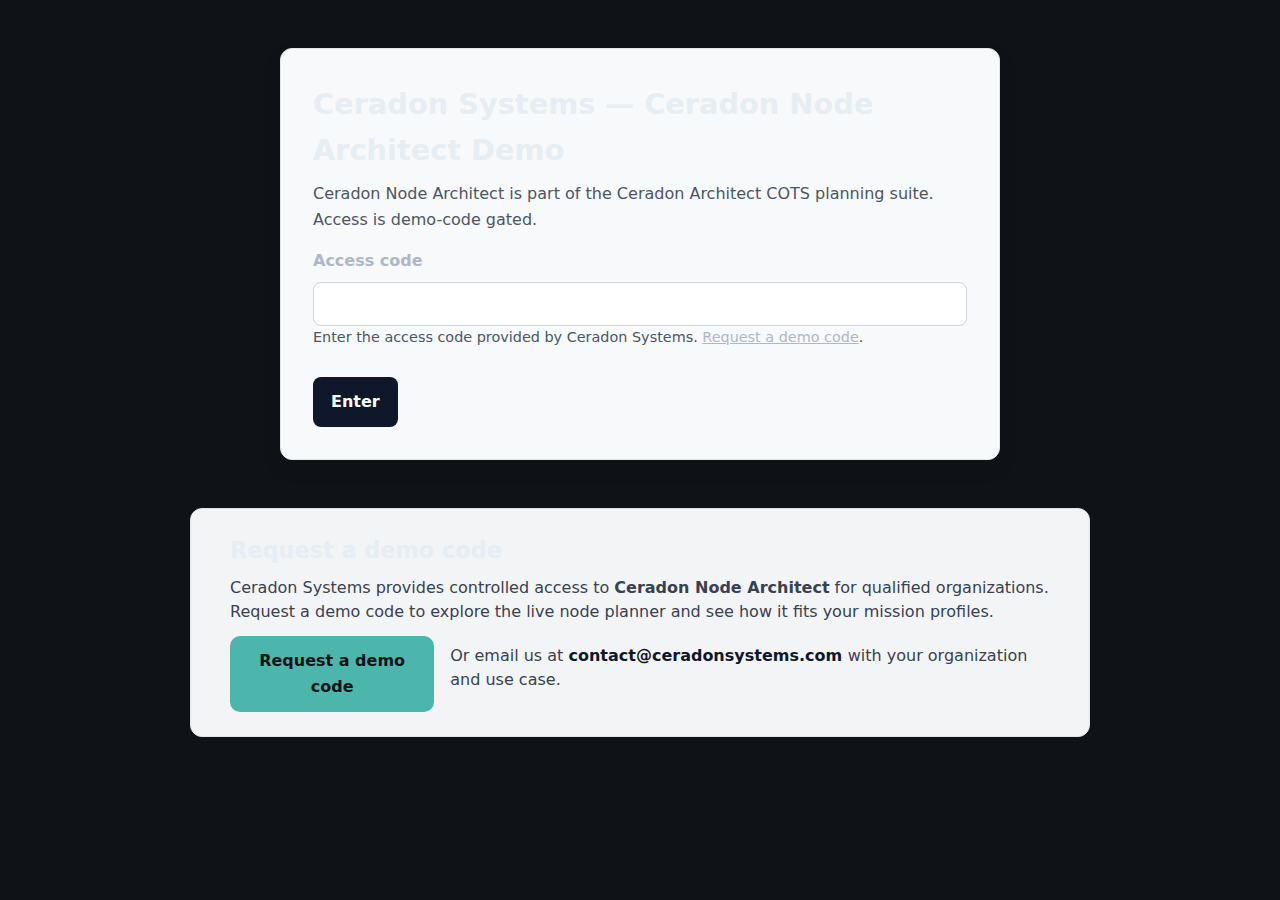
<file: index.html>
<!DOCTYPE html>
<html lang="en">
<head>
  <meta charset="UTF-8">
  <meta http-equiv="refresh" content="0; url=./web/index.html">
  <title>Ceradon Node Architect</title>
</head>
<body>
  <p>Redirecting to the web UI...</p>
  <p>If you are not redirected automatically, <a href="./web/index.html">open the estimator here</a>.</p>
</body>
</html>
</file>
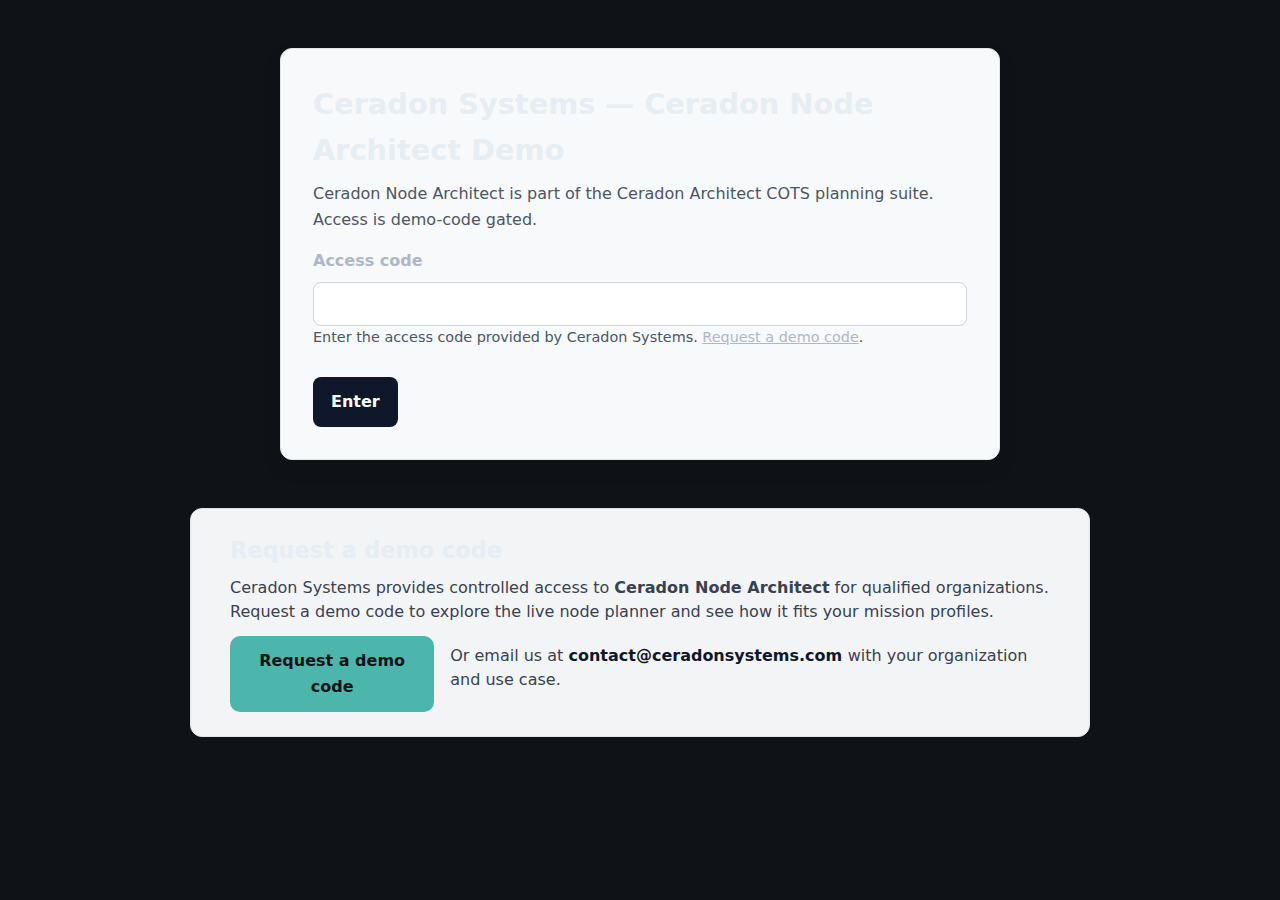
<file: web/index.html>
<!DOCTYPE html>
<html lang="en">
<head>
  <meta charset="UTF-8" />
  <meta name="viewport" content="width=device-width, initial-scale=1.0" />
  <title>Ceradon Node Architect</title>
  <link rel="stylesheet" href="styles.css" />
  <style>
    :root {
      font-family: system-ui, -apple-system, "Segoe UI", sans-serif;
    }

    #access-gate {
      max-width: 720px;
      margin: 48px auto;
      padding: 32px;
      background: #f8f9fb;
      border: 1px solid #e1e5eb;
      border-radius: 12px;
      box-shadow: 0 8px 24px rgba(0, 0, 0, 0.05);
    }

    #access-gate h1 {
      margin: 0 0 8px;
      font-size: 1.8rem;
    }

    #access-gate p {
      margin: 0 0 16px;
      color: #4b5563;
    }

    #access-gate label {
      display: block;
      margin-bottom: 8px;
      font-weight: 600;
    }

    #access-gate input[type="password"] {
      width: 100%;
      padding: 12px;
      border: 1px solid #cbd5e1;
      border-radius: 8px;
      font-size: 1rem;
      box-sizing: border-box;
    }

    #access-gate button {
      margin-top: 12px;
      padding: 12px 18px;
      font-size: 1rem;
      font-weight: 700;
      background: #0f172a;
      color: #fff;
      border: none;
      border-radius: 8px;
      cursor: pointer;
    }

    #access-gate button:hover {
      background: #111827;
    }

    .error-message {
      display: none;
      margin-top: 10px;
      color: #b91c1c;
      font-size: 0.95rem;
    }

    .demo-request {
      max-width: 900px;
      margin: 24px auto 16px;
      padding: 24px;
      background: #f3f4f6;
      border: 1px solid #e1e5eb;
      border-radius: 12px;
    }

    .demo-request-inner {
      max-width: 820px;
      margin: 0 auto;
    }

    .demo-request h2 {
      margin: 0 0 8px;
      font-size: 1.4rem;
    }

    .demo-request p {
      margin: 0 0 12px;
      color: #374151;
      line-height: 1.5;
    }

    .demo-request-actions {
      display: flex;
      flex-direction: column;
      gap: 10px;
      align-items: flex-start;
    }

    .demo-request-btn {
      display: inline-block;
      text-decoration: none;
      text-align: center;
      padding: 12px 18px;
      border-radius: 10px;
      font-weight: 700;
      color: #0c1418;
      background: #4db6ac;
      border: none;
      cursor: pointer;
      transition: transform 0.1s ease, box-shadow 0.2s ease;
    }

    .demo-request-btn:hover {
      transform: translateY(-1px);
      box-shadow: 0 8px 20px rgba(77, 182, 172, 0.25);
    }

    .demo-request-email {
      margin: 0;
      color: #4b5563;
    }

    .demo-request-email a {
      color: #0f172a;
      font-weight: 700;
      text-decoration: none;
    }

    .demo-request-email a:hover {
      text-decoration: underline;
    }

    @media (min-width: 640px) {
      .demo-request-actions {
        flex-direction: row;
        align-items: center;
        gap: 16px;
      }

      .demo-request-email {
        margin: 0;
      }
    }
  </style>
</head>
<body>
  <div id="access-gate" role="region" aria-labelledby="access-gate-title">
    <h1 id="access-gate-title">Ceradon Systems — Ceradon Node Architect Demo</h1>
    <p>Ceradon Node Architect is part of the Ceradon Architect COTS planning suite. Access is demo-code gated.</p>
    <label for="demo-code">Access code</label>
    <input id="demo-code" type="password" name="access-code" autocomplete="off" inputmode="numeric" />
    <p class="muted small">Enter the access code provided by Ceradon Systems. <a href="mailto:info@ceradonsystems.com" class="muted">Request a demo code</a>.</p>
    <button id="demo-enter" type="button">Enter</button>
    <div id="demo-error" class="error-message" aria-live="polite">Invalid code.</div>
  </div>

  <section id="demo-request" class="demo-request">
    <div class="demo-request-inner">
      <h2>Request a demo code</h2>
      <p>
        Ceradon Systems provides controlled access to <strong>Ceradon Node Architect</strong> for qualified organizations.
        Request a demo code to explore the live node planner and see how it fits your mission profiles.
      </p>
      <div class="demo-request-actions">
        <a
          id="demo-request-button"
          class="demo-request-btn"
          href="mailto:contact@ceradonsystems.com?subject=Demo%20code%20request%20%E2%80%93%20Ceradon%20Node%20Architect&body=Hi%20Ceradon%20team,%0D%0A%0D%0AI'd%20like%20to%20request%20a%20demo%20access%20code%20for%20Ceradon%20Node%20Architect.%0D%0A%0D%0AOrganization:%20%0D%0AUse%20case:%20%0D%0ATimeline:%20%0D%0A%0D%0AThank%20you."
        >
          Request a demo code
        </a>

        <p class="demo-request-email">
          Or email us at
          <a href="mailto:contact@ceradonsystems.com?subject=Demo%20code%20request%20%E2%80%93%20Ceradon%20Node%20Architect">
            contact@ceradonsystems.com
          </a>
          with your organization and use case.
        </p>
      </div>
    </div>
  </section>

      <div id="app-root" style="display: none;">
        <header class="page-header">
          <div class="container">
            <h1>Ceradon Node Architect</h1>
            <p class="lead">Assemble low-power RF and sensor nodes, explore presets, and estimate draw, runtime, and range entirely in the browser.</p>
            <div class="page-meta">
              <span class="badge" id="app-version-badge">Node Architect</span>
              <span class="badge" id="schema-version-badge">MissionProject schema</span>
            </div>
          </div>
        </header>

    <main class="container layout">
      <section class="card" id="config-card">
        <h2>Configure node</h2>
        <div id="error-banner" class="error-banner" role="alert" aria-live="polite"></div>

        <div class="fieldset">
          <div class="fieldset-header">
            <div>
              <p class="eyebrow">Presets</p>
              <h3>Common node templates</h3>
            </div>
          </div>
          <div class="form-group">
            <label for="preset-select">Preset</label>
            <select id="preset-select">
              <option value="">Custom (no preset)</option>
            </select>
            <p id="preset-description" class="muted small">Pick a preset to pre-fill radios, antennas, and sensors.</p>
          </div>
        </div>

          <div class="fieldset">
            <div class="fieldset-header">
              <div>
                <p class="eyebrow">Node metadata</p>
                <h3>Naming and role tags</h3>
                <p class="muted small">Label the design for downstream planners and tag roles it can cover.</p>
              </div>
            </div>
            <div class="form-group">
              <label for="mission-name">Mission/project name</label>
              <input id="mission-name" type="text" placeholder="Project WHITEFROST Demo" />
            </div>
            <div class="form-group">
              <label for="node-name">Node name</label>
              <input id="node-name" type="text" placeholder="e.g., Urban relay node" />
            </div>
            <div class="form-group">
              <label>Roles (select one or more)</label>
            <div id="role-checkboxes" class="role-checkboxes"></div>
          </div>
          <div class="form-group">
            <label for="node-notes">Notes</label>
            <textarea id="node-notes" rows="3" placeholder="Mission notes, mounting constraints, cabling details..."></textarea>
          </div>
        </div>

          <div class="fieldset">
            <div class="fieldset-header">
              <div>
                <p class="eyebrow">Compute</p>
              <h3>Host platform</h3>
              </div>
            </div>
            <div class="form-group">
              <label for="compute-select">Compute host</label>
              <select id="compute-select">
                <option value="">Select compute</option>
              </select>
            </div>
          </div>

        <div class="fieldset">
          <div class="fieldset-header">
            <div>
              <p class="eyebrow">RF Chains</p>
              <h3>Radios and antennas</h3>
              <p class="muted small">Add one or more RF chains. Capacity is limited by the selected host.</p>
            </div>
            <button id="add-rf-chain-btn" class="ghost-btn" type="button">+ Add RF Chain</button>
          </div>
          <div id="rf-chains-container" class="rf-chains"></div>
          <p id="rf-chain-count" class="muted small">RF chains: 0 / 0 available</p>
        </div>

        <div class="fieldset">
          <div class="fieldset-header">
            <div>
              <p class="eyebrow">Sensors</p>
              <h3>Payload</h3>
            </div>
          </div>
          <div id="sensors-container" class="sensor-checkboxes"></div>
        </div>

        <div class="fieldset">
          <div class="fieldset-header">
            <div>
              <p class="eyebrow">Power</p>
              <h3>Battery and endurance</h3>
              <p class="muted small">Select the pack used for runtime math. Adjusted runtime reflects environment derates.</p>
            </div>
          </div>
          <div class="form-group">
            <label for="battery-select">Battery</label>
            <select id="battery-select">
              <option value="">Select battery</option>
            </select>
          </div>
        </div>

        <div class="fieldset">
          <div class="fieldset-header">
            <div>
              <p class="eyebrow">Environment</p>
              <h3>Environment and constraints</h3>
            </div>
          </div>
          <div class="form-group">
            <label for="environment-select">Environment</label>
            <select id="environment-select">
              <option value="lab">Lab</option>
              <option value="urban_indoor">Urban indoor</option>
              <option value="urban_outdoor">Urban outdoor</option>
              <option value="rural_open">Rural open</option>
            </select>
          </div>
            <div class="env-grid">
              <div class="form-group">
                <label for="altitude-select">Altitude band</label>
                <select id="altitude-select">
                  <option value="sea_level">Sea level / < 500 m</option>
                <option value="band_1000_2000">1000–2000 m</option>
                <option value="band_2000_3000">2000–3000 m</option>
                <option value="above_3000">> 3000 m</option>
              </select>
            </div>
            <div class="form-group">
                <label for="temperature-select">Temperature band</label>
                <select id="temperature-select">
                  <option value="hot">Hot</option>
                  <option value="temperate">Temperate</option>
                  <option value="cold">Cold</option>
                  <option value="very_cold">Very cold</option>
                </select>
              </div>
            </div>
            <div class="env-grid">
              <div class="form-group">
                <label for="lat-input">Latitude</label>
                <input id="lat-input" type="number" step="0.0001" placeholder="e.g., 39.55" />
              </div>
              <div class="form-group">
                <label for="lon-input">Longitude</label>
                <input id="lon-input" type="number" step="0.0001" placeholder="e.g., -105.78" />
              </div>
              <div class="form-group">
                <label for="elevation-input">Elevation (m)</label>
                <input id="elevation-input" type="number" step="1" placeholder="e.g., 2600" />
              </div>
            </div>
          </div>

          <button id="evaluate-btn" class="primary-btn" type="button">Evaluate node</button>
        </section>

      <div class="stacked-column">
        <section class="card" id="node-preview-panel">
          <div class="fieldset-header">
            <div>
              <p class="eyebrow">Live visualization</p>
              <h3>Node Preview</h3>
              <p class="muted small">Quick snapshot of selected power, compute, RF, and payload parts with basic metrics.</p>
            </div>
          </div>
          <div id="node-preview-grid" class="node-preview-grid" aria-live="polite">
            <div class="node-preview-slot" data-slot="power">
              <h4>Power</h4>
              <div class="node-preview-body">Missing</div>
            </div>
            <div class="node-preview-slot" data-slot="compute">
              <h4>Compute</h4>
              <div class="node-preview-body">Missing</div>
            </div>
            <div class="node-preview-slot" data-slot="radio">
              <h4>Radio</h4>
              <div class="node-preview-body">Missing</div>
            </div>
            <div class="node-preview-slot" data-slot="sensor">
              <h4>Sensor / Payload</h4>
              <div class="node-preview-body">Missing</div>
            </div>
            <div class="node-preview-slot" data-slot="storage">
              <h4>Storage / Other</h4>
              <div class="node-preview-body">Missing</div>
            </div>
          </div>
          <div id="node-preview-metrics" class="node-preview-metrics muted small">Select components to see preview metrics.</div>
        </section>
        <section class="card" id="results-panel">
          <h2>Results</h2>
          <div class="muted small">Load components and evaluate a configuration to see estimates.</div>
        </section>

        <section class="card" id="designs-panel">
          <div class="fieldset-header">
            <div>
              <p class="eyebrow">Library</p>
              <h3>Saved node designs</h3>
            </div>
            <div class="button-stack">
              <button id="whitefrost-demo" class="ghost-btn" type="button">Load WHITEFROST Demo</button>
              <label for="import-mission" class="ghost-btn file-btn" role="button" aria-label="Import MissionProject JSON">
                Import MissionProject
                <input id="import-mission" type="file" accept="application/json" />
              </label>
              <button id="export-designs" class="ghost-btn" type="button">Export MissionProject</button>
            </div>
          </div>

          <div class="fieldset">
            <div class="fieldset-header">
              <div>
                <p class="eyebrow">Constraints</p>
                <h3>Filter by limits</h3>
                <p class="muted small">Optional constraints screen out designs that exceed weight, runtime, or role needs.</p>
              </div>
            </div>
            <div class="constraints-grid">
              <div class="form-group">
                <label for="max-weight">Max node weight (kg)</label>
                <input id="max-weight" type="number" min="0" step="0.1" placeholder="e.g., 2.5" />
              </div>
              <div class="form-group">
                <label for="min-runtime">Min adjusted runtime (hours)</label>
                <input id="min-runtime" type="number" min="0" step="0.5" placeholder="e.g., 6" />
              </div>
            </div>
            <div class="form-group">
              <label>Required roles</label>
              <div id="required-role-checkboxes" class="role-checkboxes"></div>
            </div>
            <p class="muted small">Constraints update automatically and persist locally.</p>
          </div>

          <div id="designs-list" class="designs-list muted small">No saved designs yet.</div>
        </section>

        <section class="card" id="mission-preview-card">
          <div class="fieldset-header">
            <div>
              <p class="eyebrow">MissionProject preview</p>
              <h3>Schema-aligned export (v2.0.0)</h3>
              <p class="muted small">Review the exact MissionProject JSON that will be exported; copy or download without leaving the page.</p>
            </div>
            <div class="button-stack">
              <button id="copy-mission-preview" class="ghost-btn" type="button">Copy JSON</button>
              <button id="download-mission-preview" class="ghost-btn" type="button">Download JSON</button>
            </div>
          </div>

          <pre id="mission-preview" class="json-preview" aria-live="polite">Add node designs to generate a MissionProject bundle preview.</pre>
        </section>

        <section class="card" id="change-log-card">
          <h2>Change Log</h2>
          <div id="change-log-entries" class="change-log"></div>
        </section>
      </div>
    </main>
    <footer class="page-footer">
      <div class="container">
        <p id="footer-version" class="small muted"></p>
      </div>
    </footer>
  </div>

  <script src="app.js"></script>
  <script>
    (function () {
      function toggleVisibility(showApp) {
        const appRoot = document.getElementById("app-root");
        const accessGate = document.getElementById("access-gate");
        const demoRequest = document.getElementById("demo-request");
        if (showApp) {
          appRoot.style.display = "block";
          accessGate.style.display = "none";
          demoRequest.style.display = "none";
        } else {
          appRoot.style.display = "none";
          accessGate.style.display = "block";
          demoRequest.style.display = "block";
        }
      }

      document.addEventListener("DOMContentLoaded", () => {
        const input = document.getElementById("demo-code");
        const button = document.getElementById("demo-enter");
        const error = document.getElementById("demo-error");

        if (localStorage.getItem(STORAGE_KEYS?.access || 'node_architect_access_granted') === "true") {
          toggleVisibility(true);
          return;
        }

        toggleVisibility(false);

        function validate() {
          const value = (input.value || "").trim();
          if (value === (window.DEMO_ACCESS_CODE || DEMO_ACCESS_CODE)) {
            localStorage.setItem(STORAGE_KEYS?.access || 'node_architect_access_granted', "true");
            error.style.display = "none";
            toggleVisibility(true);
          } else {
            error.style.display = "block";
          }
        }

        button.addEventListener("click", validate);
        input.addEventListener("keydown", (event) => {
          if (event.key === "Enter") {
            validate();
          }
        });
      });
    })();
  </script>
</body>
</html>
</file>
<file: web/styles.css>
:root {
  --bg: #0f1217;
  --panel: #171c24;
  --card: #1f2633;
  --accent: #4db6ac;
  --muted: #aeb7c6;
  --text: #e6edf3;
  --danger: #ff6b6b;
  --border: #252d3a;
}

* {
  box-sizing: border-box;
}

body {
  margin: 0;
  font-family: "Inter", "Segoe UI", system-ui, -apple-system, sans-serif;
  background: var(--bg);
  color: var(--text);
  line-height: 1.6;
}

.container {
  width: 100%;
  max-width: 1100px;
  margin: 0 auto;
  padding: 1.25rem;
}

.layout {
  display: flex;
  flex-direction: column;
  gap: 1rem;
}

.page-header {
  background: linear-gradient(120deg, rgba(77, 182, 172, 0.08), rgba(77, 182, 172, 0.02));
  border-bottom: 1px solid var(--border);
}

.page-meta {
  display: flex;
  gap: 0.5rem;
  flex-wrap: wrap;
  align-items: center;
  margin-top: 0.6rem;
}

.badge {
  display: inline-flex;
  align-items: center;
  gap: 0.35rem;
  padding: 0.4rem 0.65rem;
  border-radius: 999px;
  background: rgba(77, 182, 172, 0.1);
  color: var(--text);
  border: 1px solid rgba(77, 182, 172, 0.4);
  font-weight: 700;
  font-size: 0.9rem;
}

.lead {
  color: var(--muted);
  margin-top: 0.25rem;
}

.card {
  background: var(--card);
  border: 1px solid var(--border);
  border-radius: 14px;
  padding: 1.25rem;
  box-shadow: 0 10px 30px rgba(0, 0, 0, 0.25);
}

h1, h2, h3 {
  margin: 0 0 0.5rem 0;
  font-weight: 700;
}

p {
  margin-top: 0;
}

.eyebrow {
  font-size: 0.8rem;
  text-transform: uppercase;
  letter-spacing: 0.08em;
  color: var(--muted);
  margin: 0 0 0.15rem 0;
}

.small {
  font-size: 0.9rem;
}

.muted {
  color: var(--muted);
}

.fieldset {
  border: 1px solid var(--border);
  border-radius: 12px;
  padding: 1rem;
  margin-bottom: 0.75rem;
  background: var(--panel);
}

.fieldset-header {
  display: flex;
  justify-content: space-between;
  align-items: flex-start;
  gap: 1rem;
  margin-bottom: 0.75rem;
}

.form-group {
  display: flex;
  flex-direction: column;
  gap: 0.35rem;
  margin-bottom: 0.75rem;
}

label {
  font-weight: 600;
  color: var(--muted);
}

select,
button,
input[type="checkbox"],
input[type="number"],
input[type="text"],
textarea {
  font: inherit;
}

select {
  padding: 0.75rem 0.85rem;
  border-radius: 10px;
  border: 1px solid var(--border);
  background: var(--card);
  color: var(--text);
  width: 100%;
}

input[type="text"],
input[type="number"],
textarea {
  padding: 0.75rem 0.85rem;
  border-radius: 10px;
  border: 1px solid var(--border);
  background: var(--card);
  color: var(--text);
  width: 100%;
}

textarea {
  resize: vertical;
}

.primary-btn {
  margin-top: 0.75rem;
  padding: 0.95rem 1rem;
  background: var(--accent);
  color: #0c1418;
  border: none;
  border-radius: 10px;
  font-weight: 700;
  cursor: pointer;
  width: 100%;
  transition: transform 0.1s ease, box-shadow 0.2s ease;
}

.primary-btn:hover {
  transform: translateY(-1px);
  box-shadow: 0 8px 20px rgba(77, 182, 172, 0.25);
}

.secondary-btn {
  padding: 0.8rem 1rem;
  background: var(--panel);
  color: var(--text);
  border: 1px solid var(--border);
  border-radius: 10px;
  font-weight: 700;
  cursor: pointer;
  width: 100%;
}

.ghost-btn {
  background: transparent;
  color: var(--accent);
  border: 1px solid rgba(77, 182, 172, 0.4);
  padding: 0.55rem 0.75rem;
  border-radius: 10px;
  cursor: pointer;
  font-weight: 700;
}

.sensor-checkboxes {
  display: grid;
  grid-template-columns: repeat(auto-fill, minmax(200px, 1fr));
  gap: 0.5rem;
}

.sensor-checkboxes label {
  display: flex;
  gap: 0.5rem;
  align-items: center;
  background: var(--card);
  border: 1px solid var(--border);
  padding: 0.6rem 0.7rem;
  border-radius: 8px;
}

.error-banner {
  display: none;
  background: rgba(255, 107, 107, 0.1);
  color: var(--danger);
  border: 1px solid rgba(255, 107, 107, 0.4);
  border-radius: 10px;
  padding: 0.7rem 0.8rem;
  margin-bottom: 0.75rem;
}

.rf-chains {
  display: flex;
  flex-direction: column;
  gap: 0.65rem;
}

.rf-chain-row {
  display: grid;
  grid-template-columns: 1fr 1fr auto;
  gap: 0.5rem;
  align-items: center;
  background: var(--card);
  border: 1px solid var(--border);
  padding: 0.6rem;
  border-radius: 10px;
}

.rf-chain-row .remove-btn {
  background: rgba(255, 107, 107, 0.12);
  border: 1px solid rgba(255, 107, 107, 0.4);
  color: var(--danger);
  padding: 0.45rem 0.7rem;
  border-radius: 10px;
  cursor: pointer;
}

.result-line {
  margin: 0.25rem 0;
}

.result-section {
  margin-top: 1rem;
  border-top: 1px solid var(--border);
  padding-top: 0.85rem;
}

.result-list {
  padding-left: 1.25rem;
  color: var(--muted);
}

.result-label {
  color: var(--muted);
  font-weight: 600;
}

.warning-note {
  margin-top: 0.5rem;
  padding: 0.65rem 0.75rem;
  border-radius: 10px;
  background: rgba(255, 193, 7, 0.12);
  border: 1px solid rgba(255, 193, 7, 0.4);
  color: #f2d480;
}

.change-log {
  display: flex;
  flex-direction: column;
  gap: 0.75rem;
}

.changelog-entry {
  padding: 0.75rem;
  border-radius: 10px;
  border: 1px solid var(--border);
  background: var(--panel);
}

.changelog-header {
  display: flex;
  justify-content: space-between;
  align-items: center;
  margin-bottom: 0.5rem;
}

.page-footer {
  border-top: 1px solid var(--border);
  padding: 1rem 0;
  margin-top: 1rem;
  background: #0d1016;
}

.summary-bar {
  display: grid;
  grid-template-columns: 1fr;
  gap: 0.75rem;
  background: linear-gradient(135deg, rgba(77, 182, 172, 0.16), rgba(77, 182, 172, 0.08));
  border: 1px solid rgba(77, 182, 172, 0.35);
  border-radius: 12px;
  padding: 0.85rem;
  margin-bottom: 0.75rem;
}

.summary-block .summary-label {
  text-transform: uppercase;
  font-size: 0.75rem;
  letter-spacing: 0.08em;
  color: var(--muted);
}

.summary-block .summary-value {
  font-size: 1.25rem;
  font-weight: 800;
}

.env-grid,
.constraints-grid {
  display: grid;
  grid-template-columns: 1fr;
  gap: 0.75rem;
}

.button-stack {
  display: flex;
  flex-wrap: wrap;
  justify-content: flex-end;
  gap: 0.5rem;
}

.file-btn input[type="file"] {
  display: none;
}

.role-checkboxes {
  display: grid;
  grid-template-columns: repeat(auto-fill, minmax(180px, 1fr));
  gap: 0.5rem;
}

.role-checkboxes label {
  display: flex;
  gap: 0.5rem;
  align-items: center;
  background: var(--card);
  border: 1px solid var(--border);
  padding: 0.55rem 0.65rem;
  border-radius: 8px;
}

.stacked-column {
  display: flex;
  flex-direction: column;
  gap: 1rem;
}

.designs-list {
  border: 1px solid var(--border);
  border-radius: 12px;
  background: var(--panel);
  padding: 0.75rem;
}

.design-entry {
  border-bottom: 1px solid var(--border);
  padding: 0.5rem 0;
}

.design-entry:last-child {
  border-bottom: none;
}

.design-entry h4 {
  margin: 0 0 0.15rem 0;
}

.design-entry .tag {
  display: inline-block;
  background: rgba(77, 182, 172, 0.14);
  color: var(--text);
  padding: 0.2rem 0.45rem;
  border-radius: 999px;
  font-size: 0.8rem;
  margin-right: 0.3rem;
  border: 1px solid rgba(77, 182, 172, 0.45);
}

.design-entry .meta {
  display: flex;
  gap: 0.75rem;
  flex-wrap: wrap;
  font-size: 0.9rem;
}

.design-actions {
  display: flex;
  justify-content: space-between;
  align-items: center;
  gap: 0.5rem;
  margin-top: 0.35rem;
}

.design-action-buttons {
  display: flex;
  gap: 0.4rem;
  flex-wrap: wrap;
}

.design-entry .delete-btn {
  background: rgba(255, 107, 107, 0.12);
  border: 1px solid rgba(255, 107, 107, 0.4);
  color: var(--danger);
  padding: 0.35rem 0.55rem;
  border-radius: 8px;
  cursor: pointer;
  font-weight: 700;
}

.inline-note {
  font-size: 0.9rem;
  color: var(--muted);
}

.json-preview {
  background: #0f172a;
  color: #d1d5db;
  border-radius: 12px;
  padding: 1rem;
  white-space: pre-wrap;
  word-break: break-word;
  font-family: 'SFMono-Regular', Menlo, Monaco, Consolas, 'Liberation Mono', 'Courier New', monospace;
  font-size: 0.9rem;
  line-height: 1.4;
  max-height: 420px;
  overflow: auto;
}

.node-preview-grid {
  display: grid;
  grid-template-columns: repeat(auto-fit, minmax(180px, 1fr));
  gap: 12px;
  margin-top: 12px;
}

.node-preview-slot {
  border: 1px dashed #cbd5e1;
  border-radius: 10px;
  padding: 12px;
  background: #f8fafc;
}

.node-preview-slot.warning {
  border-color: #b91c1c;
  background: #fef2f2;
}

.node-preview-slot h4 {
  margin: 0 0 6px;
}

.node-preview-body {
  font-weight: 700;
}

.node-preview-metrics {
  margin-top: 12px;
  padding-top: 8px;
  border-top: 1px solid #e5e7eb;
}

#mission-preview-card .button-stack {
  align-self: flex-start;
}

@media (min-width: 720px) {
  .layout {
    display: grid;
    grid-template-columns: 1.05fr 1fr;
    gap: 1.25rem;
    align-items: start;
  }

  .primary-btn {
    width: auto;
  }

  .rf-chain-row {
    grid-template-columns: 1fr 1fr auto;
  }

  .summary-bar {
    grid-template-columns: repeat(2, 1fr);
  }

  .env-grid,
  .constraints-grid {
    grid-template-columns: repeat(2, 1fr);
  }
}
</file>
